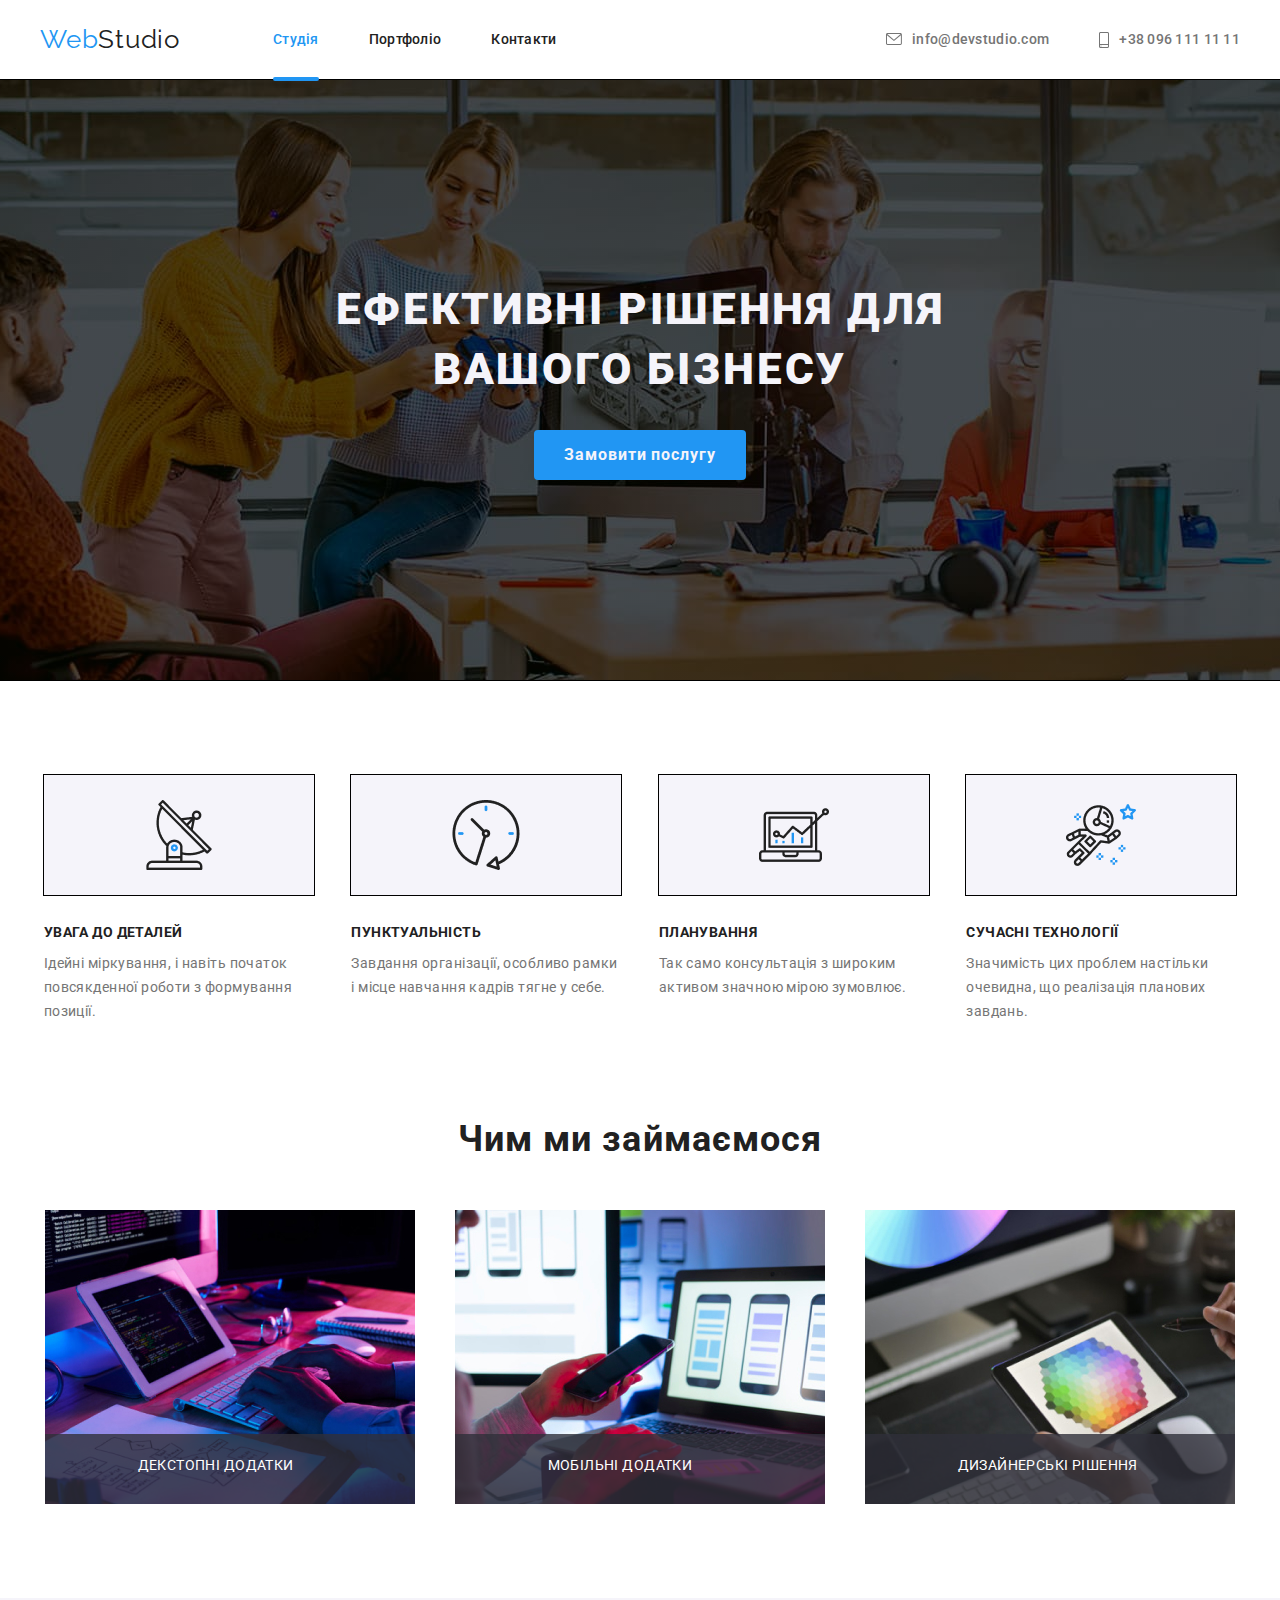
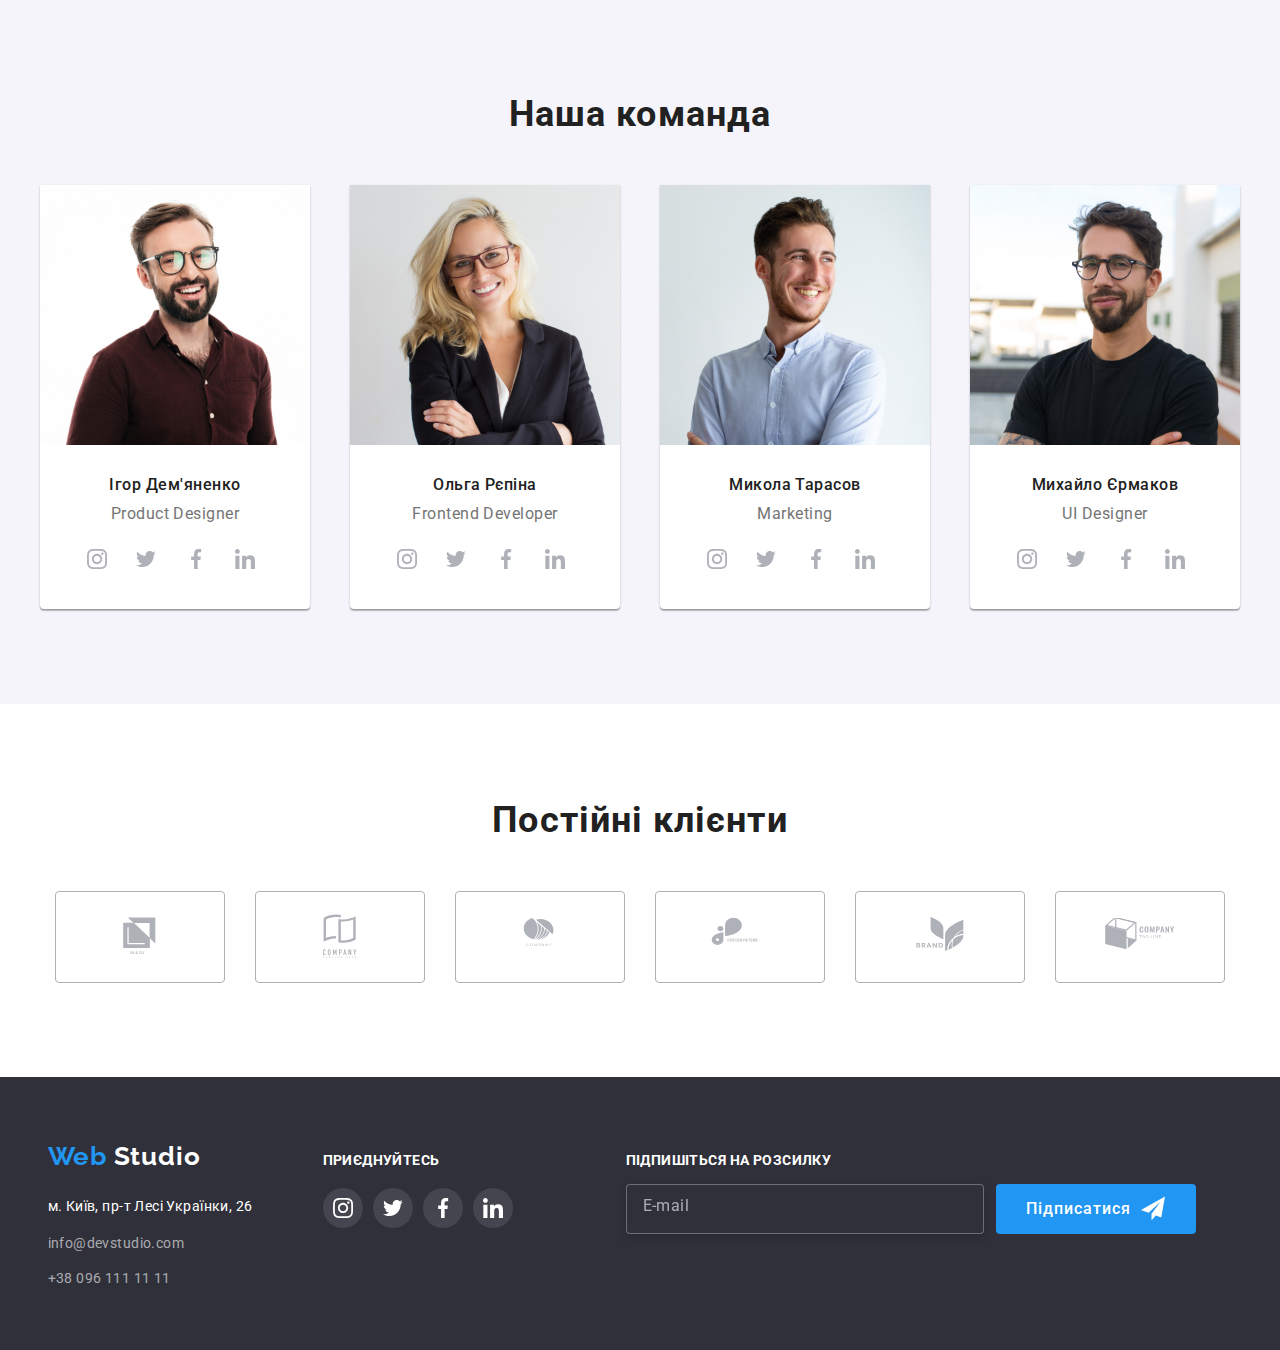
<file: index.html>
<!DOCTYPE html>
<html lang="en">
<head>
    <meta charset="UTF-8">
    <meta http-equiv="X-UA-Compatible" content="IE=edge">
    <meta name="viewport" content="width=device-width, initial-scale=1.0">
    <link rel="stylesheet" href="./styles.css">
    <link rel="preconnect" href="https://fonts.googleapis.com">
<link rel="preconnect" href="https://fonts.gstatic.com" crossorigin>
<link href="https://fonts.googleapis.com/css2?family=Raleway:wght@700&family=Roboto:wght@400;500;700;900&display=swap" rel="stylesheet">
    <title>Document</title>
    <link rel="stylesheet" href="https://cdnjs.cloudflare.com/ajax/libs/modern-normalize/1.1.0/modern-normalize.min.css">
</head>
<body class="page">
  <div class="container">
    <header class="page-header">
      <nav class="navigation-main-nav">
        <a href="#" class="nav-logo"> Web<span class="nav-logo-stydio">Studio</span></a>
        <ul class="site-nav">
            <li class="site-nav-item"><a href="./index.html" class="site-studio">Студія</a></li>
            <li class="site-nav-item"><a href="./portfolio.html" class="site-nav-cont">Портфоліо</a></li>
            <li class="site-nav-item"><a href="" class="site-nav-cont1">Контакти</a></li>
        </ul> 
      </nav>
      
        <ul class="site-info">
        <li class="nav-item"> <a href="mailto:info@devstudio.com" class="site-info">
           <svg class="icon-mail">
          <use href="./imq/symbol-defs.svg#icon-mail"></use>
        </svg>
        info@devstudio.com</a></li>
        
       
        <li class="nav-item"> <a href="tel:+380961111111" class="site-tel">
          <svg class="icon-smartphone">
            <use href="./imq/symbol-defs.svg#icon-smartphone"></use>
          </svg>
          +38 096 111 11 11</a></li>
      </ul>
     
      
    </header></div>
    <main>
        <section class="herou">
          <div class="container">
          <!--Ефективні рішення для вашого бізнесу-->
          <h1 class="herou-title">Ефективні рішення для вашого бізнесу</h1>
          <button type="button" class="herou-button button" data-modal-open>Замовити послугу</button>
          <!-- сірий фон -->
        <div class="backdrop is-hidden" data-modal>
          <div class="modal">
            
            <div class="wrapper">
              <div class="form">
                <form action="#" id="form" class="form-body">
                  <h1 class="form-title">Залиште свої данні ,ми вам перезвонимо</h1>
                  <div class="form-item">
                    <label for="formname" class="form-label">Ім'я</label>
                    <input id="formName" type="text" name="name" class="form-input" >
                    <svg class="logo3" width="18" height="18">
                      <use href="./img3/symbol-defs.svg#icon-person-1"></use></svg>
                    
                  </div>
                  <div class="form-item">
                    <label for="formtel" class="form-label">Телефон</label>
                    <input id="formtel" type="text" name="tel" class="form-input">
                    <svg class="logo3" width="18" height="18">
                      <use href="./img3/symbol-defs.svg#icon-phone-1"></use></svg>
                  </div>
                  <div class="form-item">
                    <label for="formEmail" class="form-label">Пошта</label>
                    <input id="formEmail" type="text" name="Email" class="form-input">
                    <svg class="logo3" width="18" height="18">
                      <use href="./img3/symbol-defs.svg#icon-email-1-"></use></svg>
                  </div>
                  <div class="form-item">
                    <label for="formComit" class="form-label">Коментар</label>
                    <textarea name="comit"  class="form-input" placeholder="Введіть текст"></textarea>
                   </div>
                  <div class="form-item">
                    <div class="checkbox">
                      <label for="formAgreement" class="checkbox-label">
                      <input id="formAgreement" type="checkbox" name="agreement" class="checkbox-input">
                    <span class="label-chek"></span>Погоджуюся з розсилкою та приймаю<a  href="" class="chek-item"> Умови договору</a></label>
                   
                  </div></div>
                  <button type="submit" class="form-button"> Відправити</button>
                </form>
              </div>
            </div>
            <button  type="button" class="close-modal" data-modal-close>
              <svg class="button-modal" width="15" height="15">
                <use href="./img3/symbol-defs.svg#icon-close-black-1"></use>
              </svg>
            </button>
          </div>
        </div>
        </div>
        
      
        </section>
        <!--деталі-->
        
        <section class="details">
          <div class="container">
          <ul class="details-list">
            <li class="detals-item icon-delivery">
              <h3 class="attention">УВАГА ДО ДЕТАЛЕЙ</h3>
              <p class="attention-title">
                Ідейні міркування, і навіть початок повсякденної роботи з
                формування позиції.
              </p>
            </li>
            <li class="detals-item">
              <h3 class="attention">ПУНКТУАЛЬНІСТЬ</h3>
              <p class="attention-title">
                Завдання організації, особливо рамки і місце навчання кадрів тягне
                у себе.
              </p>
            </li>
            <li class="detals-item">
              <h3 class="attention">ПЛАНУВАННЯ</h3>
              <p class="attention-title">
                Так само консультація з широким активом значною мірою зумовлює.
              </p>
            </li>
            <li class="detals-item">
              <h3 class="attention">СУЧАСНІ ТЕХНОЛОГІЇ</h3>
              <p class="attention-title">
                Значимість цих проблем настільки очевидна, що реалізація планових
                завдань.
              </p>
            </li>
          </ul>
        </div>
        </section>
        
        <!--Чим ми займаємося-->
         <section class="work">
          <div class="container">
          <h2 class="section-work">Чим ми займаємося</h2>
          <ul class="work-img">
            <li class="work-title">
              <a class="work-item" href="" class="link1">
                <div class="work-box">
                  <p class="overley1">
                    ДЕКСТОПНІ ДОДАТКИ
                  </p></div>
              <img src="./styles/imq/img.jpg" alt="what we do" width="370"/>
              </a>
            </li>
            <li class="work-title">
              <a class="work-item" href="" class="link1">
                <div class="work-box">
                  <p class="overley1">
                    МОБІЛЬНІ ДОДАТКИ
                  </p></div>
              <img src="./styles/imq/img (1).jpg" alt="what we do" width="370"/>
              </a>
            </li>
            <li class="work-title">
              <a class="work-item" href="" class="link1">
                <div class="work-box">
                  <p class="overley1">
                    ДИЗАЙНЕРСЬКІ РІШЕННЯ
                  </p></div>
              <img src="./styles/imq/img (2).jpg" alt="what we do" width="370"/>
              </a>
            </li>
          </ul>
        </div>
        </section>
        
        <!--наша команда-->
        <section class="group">
          <div class="container">
          <h2 class="group-title">Наша команда</h2>
          <ul class="group-list">
            <li class="group-title-img">
              <img src="./imq/img (3).jpg" alt="team" width="270" />
              <h3 class=" group-info">Ігор Дем'яненко</h3>
              <p class="position">Product Designer</p>
              <ul class=" position-logo">
                <li class="position-logo1"><a href="" class="logo-item">
                  <svg class="logo2" width="20px" height="20px">
                    <use href="./imq/symbol-defs.svg#icon-instagram">

                    </use>
                  </svg>

                </a></li>
                <li class="position-logo1"><a href="" class="logo-item">
                  <svg class="logo2" width="20px" height="20px">
                    <use href="./imq/symbol-defs.svg#icon-Vector">

                    </use>
                  </svg>

                </a></li>
                <li class="position-logo1"><a href="" class="logo-item">
                  <svg class="logo2" width="20px" height="20px">
                    <use href="./imq/symbol-defs.svg#icon-facebook">

                    </use>
                  </svg>

                </a></li>
                <li class="position-logo1"><a href="" class="logo-item">
                  <svg class="logo2" width="20px" height="20px">
                    <use href="./imq/symbol-defs.svg#icon-linkedin">

                    </use>
                  </svg>

                </a></li>
                
              </ul>
            </li>
            <li class="group-title-img">
              <img src="./imq/img (4).jpg" alt="team" width="270" />
              <h3 class=" group-info">Ольга Рєпіна</h3>
              <p class="position">Frontend Developer</p>
              <ul class=" position-logo">
                <li class="position-logo1"><a href="" class="logo-item">
                  <svg class="logo2" width="20px" height="20px">
                    <use href="./imq/symbol-defs.svg#icon-instagram">

                    </use>
                  </svg>

                </a></li>
                <li class="position-logo1"><a href="" class="logo-item">
                  <svg class="logo2" width="20px" height="20px">
                    <use href="./imq/symbol-defs.svg#icon-Vector">

                    </use>
                  </svg>

                </a></li>
                <li class="position-logo1"><a href="" class="logo-item">
                  <svg class="logo2" width="20px" height="20px">
                    <use href="./imq/symbol-defs.svg#icon-facebook">

                    </use>
                  </svg>

                </a></li>
                <li class="position-logo1"><a href="" class="logo-item">
                  <svg class="logo2" width="20px" height="20px">
                    <use href="./imq/symbol-defs.svg#icon-linkedin">

                    </use>
                  </svg>

                </a></li>
                
              </ul>
            </li>
            <li class="group-title-img">
              <img src="./imq/img (6).jpg" alt="team" width="270" />
              <h3 class=" group-info">Микола Тарасов</h3>
              <p class="position">Marketing</p>
              <ul class=" position-logo">
                <li class="position-logo1"><a href="" class="logo-item">
                  <svg class="logo2" width="20px" height="20px">
                    <use href="./imq/symbol-defs.svg#icon-instagram">

                    </use>
                  </svg>

                </a></li>
                <li class="position-logo1"><a href="" class="logo-item">
                  <svg class="logo2" width="20px" height="20px">
                    <use href="./imq/symbol-defs.svg#icon-Vector">

                    </use>
                  </svg>

                </a></li>
                <li class="position-logo1"><a href="" class="logo-item">
                  <svg class="logo2" width="20px" height="20px">
                    <use href="./imq/symbol-defs.svg#icon-facebook">

                    </use>
                  </svg>

                </a></li>
                <li class="position-logo1"><a href="" class="logo-item">
                  <svg class="logo2" width="20px" height="20px">
                    <use href="./imq/symbol-defs.svg#icon-linkedin">

                    </use>
                  </svg>

                </a></li>
                
              </ul>
            </li>
            <li class="group-title-img">
              <img src="./imq/img (7).jpg" alt="team" width="270" />
              <h3 class=" group-info">Михайло Єрмаков</h3>
              <p class="position">UI Designer</p>
              <ul class=" position-logo">
                <li class="position-logo1"><a href="" class="logo-item">
                  <svg class="logo2" width="20px" height="20px">
                    <use href="./imq/symbol-defs.svg#icon-instagram">

                    </use>
                  </svg>

                </a></li>
                <li class="position-logo1"><a href="" class="logo-item">
                  <svg class="logo2" width="20px" height="20px">
                    <use href="./imq/symbol-defs.svg#icon-Vector">

                    </use>
                  </svg>

                </a></li>
                <li class="position-logo1"><a href="" class="logo-item">
                  <svg class="logo2" width="20px" height="20px">
                    <use href="./imq/symbol-defs.svg#icon-facebook">

                    </use>
                  </svg>

                </a></li>
                <li class="position-logo1"><a href="" class="logo-item">
                  <svg class="logo2" width="20px" height="20px">
                    <use href="./imq/symbol-defs.svg#icon-linkedin">

                    </use>
                  </svg>

                </a></li>
                
              </ul>
            </li>
          </ul>
        </div>
        </section>
         <!--постійні клієнти-->
         <section class="clients">
          <div class="container">
          <h2 class="clients-title">Постійні клієнти</h2>
          <ul class=" position-clients">
            <li class="position-clients1"><a href="" class="clients-item">
              <svg class="clients2" width="41px" height="47px">
                <use href="./imq/symbol-defs.svg#icon-Logo-8">

                </use>
              </svg>

            </a></li>
            <li class="position-clients1"><a href="" class="clients-item">
              <svg class="clients2" width="40px" height="50px">
                <use href="./imq/symbol-defs.svg#icon-Logo-3">

                </use>
              </svg>

            </a></li>
            <li class="position-clients1"><a href="" class="clients-item">
              <svg class="clients2" width="43px" height="41px">
                <use href="./imq/symbol-defs.svg#icon-Logo-5">

                </use>
              </svg>

            </a></li>
           
           
            <li class="position-clients1"><a href="" class="clients-item">
              <svg class="clients2" width="84px" height="40px">
                <use href="./imq/symbol-defs.svg#icon-Logo-4">

                </use>
              </svg>

            </a></li>
            <li class="position-clients1"><a href="" class="clients-item">
              <svg class="clients2" width="62px" height="45px">
                <use href="./imq/symbol-defs.svg#icon-Logo-6">

                </use>
              </svg>

            </a></li>
            <li class="position-clients1"><a href="" class="clients-item">
              <svg class="clients2" width="93px" height="44px">
                <use href="./imq/symbol-defs.svg#icon-Logo-7">

                </use>
              </svg>

            </a></li>
      </main>
      
      <footer class="footer-container">
        <div class="container"> <div class="container-footer">
          <div class="container-log"><ul class="footer-item">
        
            <li class="footer-list2"> <a class="footer-logo" href="./" > Web<span class="footer-logo-studio"> Studio</span> </a> 
            </li>
            <li class="footer-list3"><a class="adress"
                href="https://www.google.com/maps/place/%D0%B1%D1%83%D0%BB.+%D0%9B%D0%B5%D1%81%D0%B8+%D0%A3%D0%BA%D1%80%D0%B0%D0%B8%D0%BD%D0%BA%D0%B8,+26,+%D0%9A%D0%B8%D0%B5%D0%B2,+%D0%A3%D0%BA%D1%80%D0%B0%D0%B8%D0%BD%D0%B0,+02000/@50.4265841,30.5361971,17z/data=!3m1!4b1!4m5!3m4!1s0x40d4cf0e033ecbe9:0x57a4dffefec77da0!8m2!3d50.4265807!4d30.5383858"
              target="_blank"
              rel="nofollow noopener noreferrel">
    
                м. Київ, пр-т Лесі Українки, 26
              </a> 
            </li>
              </ul>
              <ul class="footer-item1">
                <li class="footer-mailto"><a href="mailto:info@devstudio.com"></a>info@devstudio.com</li>
                <li class="footer-tel"><a href="tel:+380961111111"></a>+38 096 111 11 11</li>
              </ul>
            </div>
        
        
          <!-- приєднуйтесь -->
          <div class="container1">
            <h2 class="clients-title1">ПРИЄДНУЙТЕСЬ</h2>
          <ul class=" pos-logo">
            <li class="pos-logo1"><a href="" class="logo1-item">
              <svg class="logo5" width="20px" height="20px">
                <use href="./img3/sprite.swg.svg#icon-instagram">

                </use>
              </svg>

            </a></li>
            <li class="pos-logo1"><a href="" class="logo1-item">
              <svg class="logo5" width="20px" height="20px">
                <use href="./img3/symbol-defs.svg#icon-Vector">

                </use>
              </svg>

            </a></li>
            <li class="pos-logo1"><a href="" class="logo1-item">
              <svg class="logo5" width="20px" height="20px">
                <use href="./img3/symbol-defs.svg#icon-facebook">

                </use>
              </svg>

            </a></li>
            <li class="pos-logo1"><a href="" class="logo1-item">
              <svg class="logo5" width="20px" height="20px">
                <use href="./imq/symbol-defs.svg#icon-linkedin">

                </use>
              </svg>

            </a></li>
            
          </ul></div>
          <!-- підпишіться на розсилку -->
          <div class="conteiner2">
            
              <label for="formComit" class="form-label1">ПІДПИШІТЬСЯ НА РОЗСИЛКУ</label>
              <div class="form-item1">
              <textarea name="comit" rows="5" class="form-textarea1" placeholder="E-mail"></textarea>
            
            <button type="submit" class="form-button1">Підписатися </button>
            <svg class="logo4" width="24px" height="24px">
              <use href="./imq/symbol-defs.svg#icon-Vector-4">

              </use>
            </svg>
          </div>
          </div>
        
        </div>
      
    </div>
       
      </footer>
  <script src="./js/modal.js"></script>  
</body>
</html>
</file>
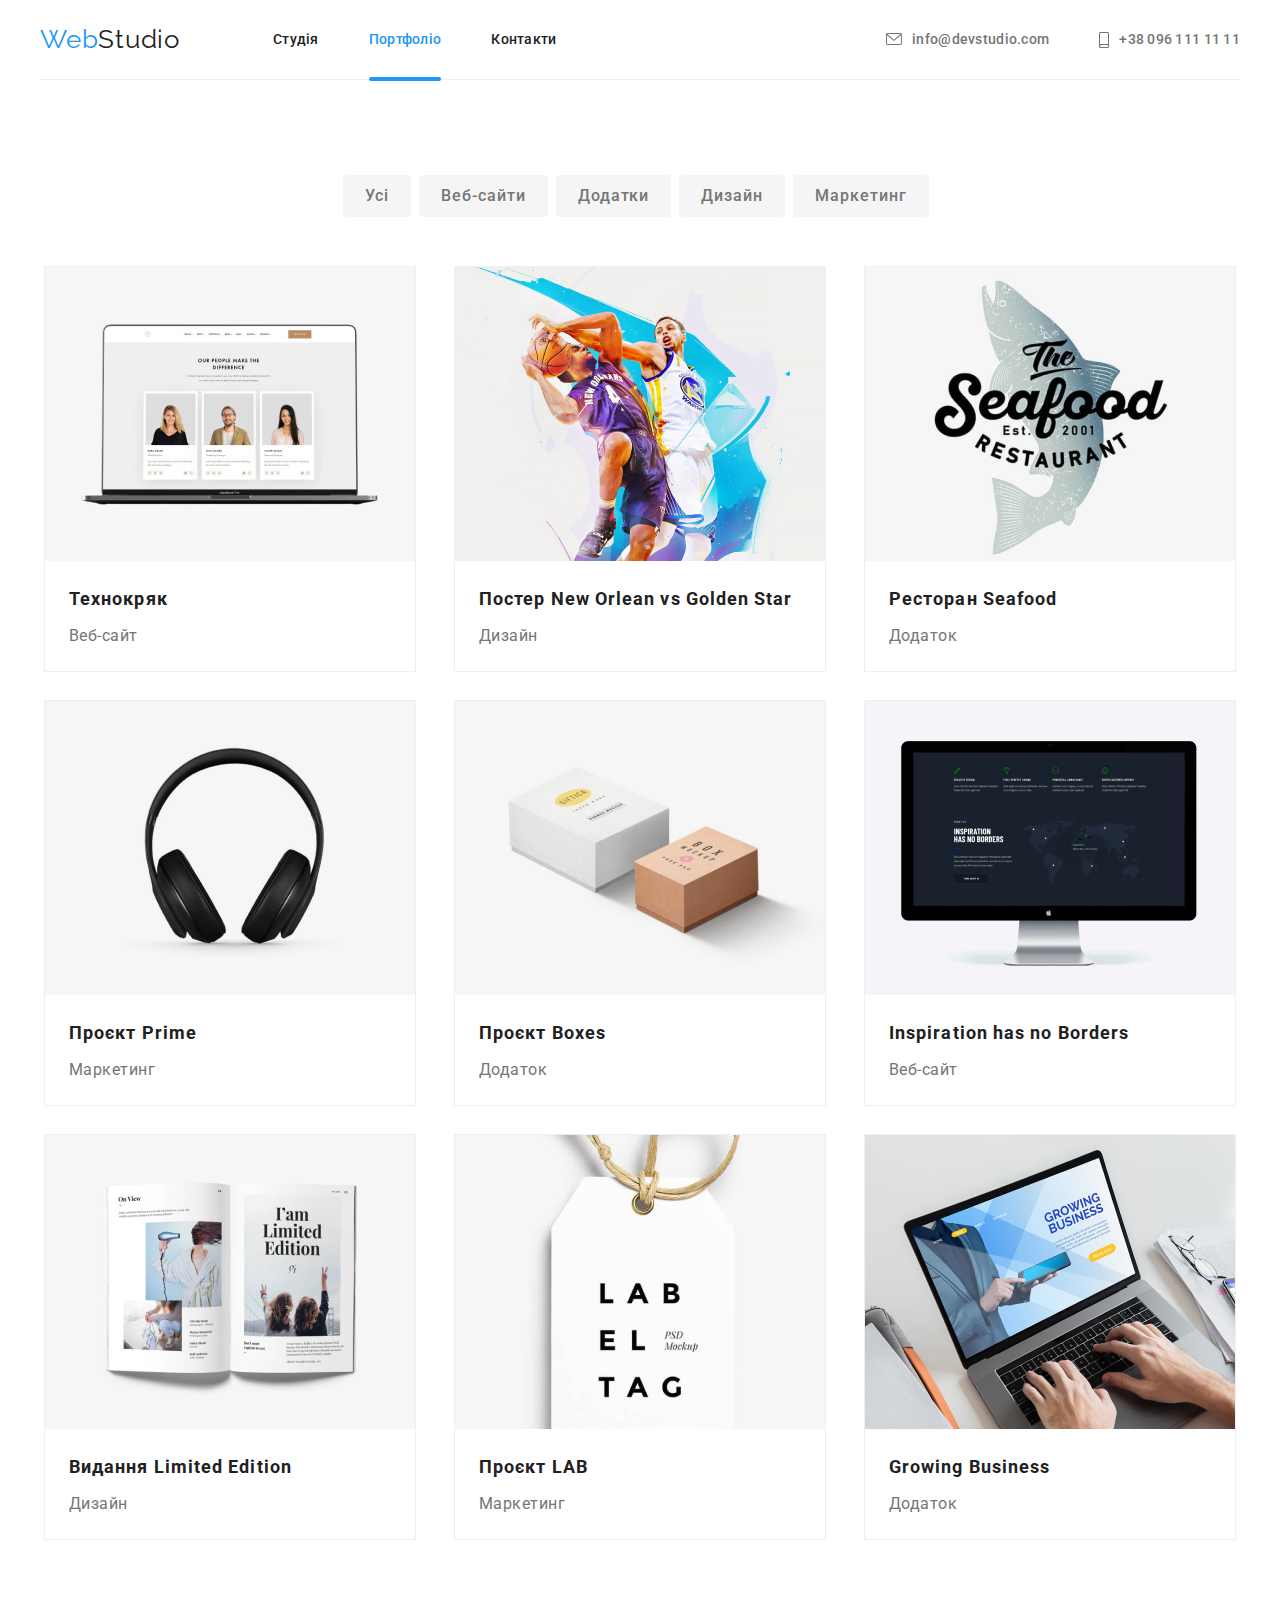
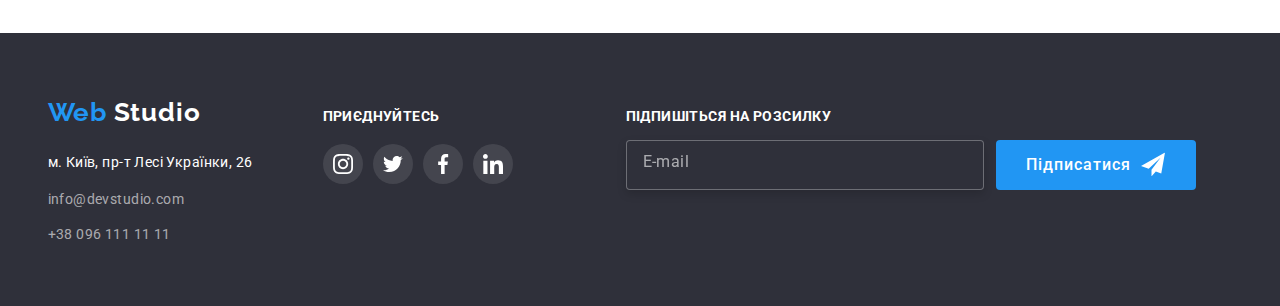
<file: portfolio.html>
<!DOCTYPE html>
<html lang="en">
<head>
    <meta charset="UTF-8">
    <meta http-equiv="X-UA-Compatible" content="IE=edge">
    <meta name="viewport" content="width=device-width, initial-scale=1.0">
    <link rel="stylesheet" href="https://cdnjs.cloudflare.com/ajax/libs/modern-normalize/1.1.0/modern-normalize.min.css">
    <link rel="stylesheet" href="./styles.css">
    <link rel="preconnect" href="https://fonts.googleapis.com">
<link rel="preconnect" href="https://fonts.gstatic.com" crossorigin>
<link href="https://fonts.googleapis.com/css2?family=Raleway:wght@700&family=Roboto:wght@400;500;700;900&display=swap" rel="stylesheet">
    <title>Document</title>
    <link rel="stylesheet" href="https://cdnjs.cloudflare.com/ajax/libs/modern-normalize/1.1.0/modern-normalize.min.css">
</head>

<body class="page">
    <div class="container">
      <header class="page-header">
        <nav class="navigation-main-nav">
          <a href="#" class="nav-logo"> Web<span class="nav-logo-stydio">Studio</span></a>
          <ul class="site-nav">
              <li class="site-nav-item"><a href="./index.html" class="site-studio2">Студія</a></li>
              <li class="site-nav-item"><a href="./portfolio.html" class="site-nav-cont2"> Портфоліо</a></li>
              <li class="site-nav-item"><a href="" class="site-nav-cont1">Контакти</a></li>
          </ul> 
        </nav>
        
          <ul class="site-info">
          <li class="nav-item"> <a href="mailto:info@devstudio.com" class="site-info">
             <svg class="icon-mail">
            <use href="./imq/symbol-defs.svg#icon-mail"></use>
          </svg>
          info@devstudio.com</a></li>
         
          <li class="nav-item"><a href="tel:+380961111111" class="site-tel">
            <svg class="icon-smartphone">
              <use href="./imq/symbol-defs.svg#icon-smartphone"></use>
            </svg>+38 096 111 11 11</a></li>
        </ul>
       
        
      </header></div>
    
    <main>
        
        <section>
            <div class="container">
            <!-- Послуги -->
            
            <ul class="services">
                <li class="services-li"><button type="button"class="services-button">Усі</button></li>
                <li class="services-li"><button type="button"class="services-button">Веб-сайти</button></li>
                <li class="services-li"><button type="button"class="services-button">Додатки</button></li>
                <li class="services-li"><button type="button"class="services-button">Дизайн</button></li>
                <li class="services-li"><button type="button"class="services-button">Маркетинг</button></li>

            </ul>
        </div>
        </section>
        
        <!-- Проекти -->
        
        <section class="progect">
            <div class="container">
            <ul class="progect-cont">
                <li class="progect-elem">
                  <a class="product-item" href="" class="link">
                    <div class="product-box">
                    <img src="./img2/img (8).jpg" alt="веб-сайт" width="370"/>
                    <p class="overlay">
                      Ресурс пропонує комплексні пропозиції з різним рівнем функціоналу та сервісів. Все це дозволить відвідувачу отримати вичерпні відомості про компанію чи приватну особу.
                    </p>
                  </div>
                    <div class="progect-item">

                    <h1 class="progect-info">Технокряк</h1>
                    <p class="progect-position">Веб-сайт</p></div>
                  </a>
                </li>
                <li class="progect-elem">
                  <a class="product-item" href="" class="link">
                    <div class="product-box">
                    <img src="./img2/img (9).jpg" alt="веб-сайт" width="370"/>
                    <p class="overlay">
                      Ресурс пропонує комплексні пропозиції з різним рівнем функціоналу та сервісів. Все це дозволить відвідувачу отримати вичерпні відомості про компанію чи приватну особу.
                    </p>
                  </div>
                    <div class="progect-item">
                    <h1 class="progect-info">Постер New Orlean vs Golden Star</h1>
                    <p class="progect-position">Дизайн</p></div>
                  </a>
                </li>
                <li class="progect-elem">
                  <a class="product-item" href="" class="link">
                    <div class="product-box">
                    <img src="./img2/img (10).jpg" alt="веб-сайт" width="370"/>
                    <p class="overlay">
                      Ресурс пропонує комплексні пропозиції з різним рівнем функціоналу та сервісів. Все це дозволить відвідувачу отримати вичерпні відомості про компанію чи приватну особу.
                    </p>
                  </div>
                    <div class="progect-item">
                    <h1 class="progect-info" >Ресторан Seafood</h1>
                    <p class="progect-position">Додаток</p></div>
                  </a>
                </li>
                <li class="progect-elem">
                  <a class="product-item" href="" class="link">
                    <div class="product-box">
                    <img src="./img2/img (12).jpg" alt="веб-сайт" width="370"/>
                    <p class="overlay">
                      Ресурс пропонує комплексні пропозиції з різним рівнем функціоналу та сервісів. Все це дозволить відвідувачу отримати вичерпні відомості про компанію чи приватну особу.
                    </p>
                  </div>
                    <div class="progect-item">
                    <h1 class="progect-info">Проєкт Prime</h1>
                    <p class="progect-position">Маркетинг</p></div>
                  </a>
                </li>
                <li class="progect-elem">
                  <a class="product-item" href="" class="link">
                    <div class="product-box">
                    <img src="./img2/img (13).jpg" alt="веб-сайт" width="370"/>
                    <p class="overlay">
                      Ресурс пропонує комплексні пропозиції з різним рівнем функціоналу та сервісів. Все це дозволить відвідувачу отримати вичерпні відомості про компанію чи приватну особу.
                    </p>
                  </div>
                   <div class="progect-item">
                    <h1 class="progect-info">Проєкт Boxes</h1>
                    <p class="progect-position">Додаток</p></div>
                  </a>
                </li>
                <li class="progect-elem">
                  <a class="product-item" href="" class="link">
                    <div class="product-box">
                    <img src="./img2/img (14).jpg" alt="веб-сайт" width="370"/>
                    <p class="overlay">
                      Ресурс пропонує комплексні пропозиції з різним рівнем функціоналу та сервісів. Все це дозволить відвідувачу отримати вичерпні відомості про компанію чи приватну особу.
                    </p>
                  </div>
                    <div class="progect-item">
                    <h1 class="progect-info">Inspiration has no Borders</h1>
                    <p class="progect-position">Веб-сайт</p></div>
                  </a>
                </li>
                <li class="progect-elem">
                  <a class="product-item" href="" class="link">
                    <div class="product-box">
                    <img src="./img2/img (15).jpg" alt="веб-сайт" width="370"/>
                    <p class="overlay">
                      Ресурс пропонує комплексні пропозиції з різним рівнем функціоналу та сервісів. Все це дозволить відвідувачу отримати вичерпні відомості про компанію чи приватну особу.
                    </p>
                  </div>
                    <div class="progect-item">
                    <h1 class="progect-info">Видання Limited Edition</h1>
                    <p class="progect-position">Дизайн</p></div>
                  </a>
                </li>
                <li class="progect-elem">
                  <a class="product-item" href="" class="link">
                    <div class="product-box">
                    <img src="./img2/img (16).jpg" alt="веб-сайт" width="370"/>
                    <p class="overlay">
                      Ресурс пропонує комплексні пропозиції з різним рівнем функціоналу та сервісів. Все це дозволить відвідувачу отримати вичерпні відомості про компанію чи приватну особу.
                    </p>
                  </div>
                    <div class="progect-item">
                    <h1 class="progect-info">Проєкт LAB</h1>
                    <p class="progect-position">Маркетинг</p></div>
                  </a>
                </li>
                <li class="progect-elem">
                  <a class="product-item" href="" class="link">
                    <div class="product-box">
                    <img src="./img2/img (17).jpg" alt="веб-сайт" width="370"/>
                    <p class="overlay">
                      Ресурс пропонує комплексні пропозиції з різним рівнем функціоналу та сервісів. Все це дозволить відвідувачу отримати вичерпні відомості про компанію чи приватну особу.
                    </p>
                  </div>
                    <div class="progect-item">
                    <h1 class="progect-info">Growing Business</h1>
                    <p class="progect-position">Додаток</p></div>
                  </a>
                </li>
            </ul>
        </div>
        </section>
        
    </main>
   
    <footer class="footer-container">
        <div class="container"> <div class="container-footer">
          <div class="container-log"><ul class="footer-item">
        
            <li class="footer-list2"> <a class="footer-logo" href="./" > Web<span class="footer-logo-studio"> Studio</span> </a> 
            </li>
            <li class="footer-list3"><a class="adress"
                href="https://www.google.com/maps/place/%D0%B1%D1%83%D0%BB.+%D0%9B%D0%B5%D1%81%D0%B8+%D0%A3%D0%BA%D1%80%D0%B0%D0%B8%D0%BD%D0%BA%D0%B8,+26,+%D0%9A%D0%B8%D0%B5%D0%B2,+%D0%A3%D0%BA%D1%80%D0%B0%D0%B8%D0%BD%D0%B0,+02000/@50.4265841,30.5361971,17z/data=!3m1!4b1!4m5!3m4!1s0x40d4cf0e033ecbe9:0x57a4dffefec77da0!8m2!3d50.4265807!4d30.5383858"
              target="_blank"
              rel="nofollow noopener noreferrel">
    
                м. Київ, пр-т Лесі Українки, 26
              </a> 
            </li>
              </ul>
              <ul class="footer-item1">
                <li class="footer-mailto"><a href="mailto:info@devstudio.com"></a>info@devstudio.com</li>
                <li class="footer-tel"><a href="tel:+380961111111"></a>+38 096 111 11 11</li>
              </ul>
            </div>
        
        
          <!-- приєднуйтесь -->
          <div class="container1">
            <h2 class="clients-title1">ПРИЄДНУЙТЕСЬ</h2>
          <ul class=" pos-logo">
            <li class="pos-logo1"><a href="" class="logo1-item">
              <svg class="logo5" width="20px" height="20px">
                <use href="./imq/symbol-defs.svg#icon-instagram">

                </use>
              </svg>

            </a></li>
            <li class="pos-logo1"><a href="" class="logo1-item">
              <svg class="logo5" width="20px" height="20px">
                <use href="./imq/symbol-defs.svg#icon-Vector">

                </use>
              </svg>

            </a></li>
            <li class="pos-logo1"><a href="" class="logo1-item">
              <svg class="logo5" width="20px" height="20px">
                <use href="./imq/symbol-defs.svg#icon-facebook">

                </use>
              </svg>

            </a></li>
            <li class="pos-logo1"><a href="" class="logo1-item">
              <svg class="logo5" width="20px" height="20px">
                <use href="./imq/symbol-defs.svg#icon-linkedin"> </use>
              </svg>

            </a></li>
            
          </ul>
         
        </div>
      
    
      <!-- підпишіться на розсилку -->
      <div class="conteiner2">
            
        <label for="formComit" class="form-label1">ПІДПИШІТЬСЯ НА РОЗСИЛКУ</label>
        <div class="form-item1">
        <textarea name="comit" rows="5" class="form-textarea1" placeholder="E-mail"></textarea>
      
      <button type="submit" class="form-button1">Підписатися </button>
      <svg class="logo4" width="24px" height="24px">
        <use href="./imq/symbol-defs.svg#icon-Vector-4"></use>
      </svg>
    </div>
  </div>
  
  </div>

</div>
       
      </footer>
    
</body>
</html>
</file>
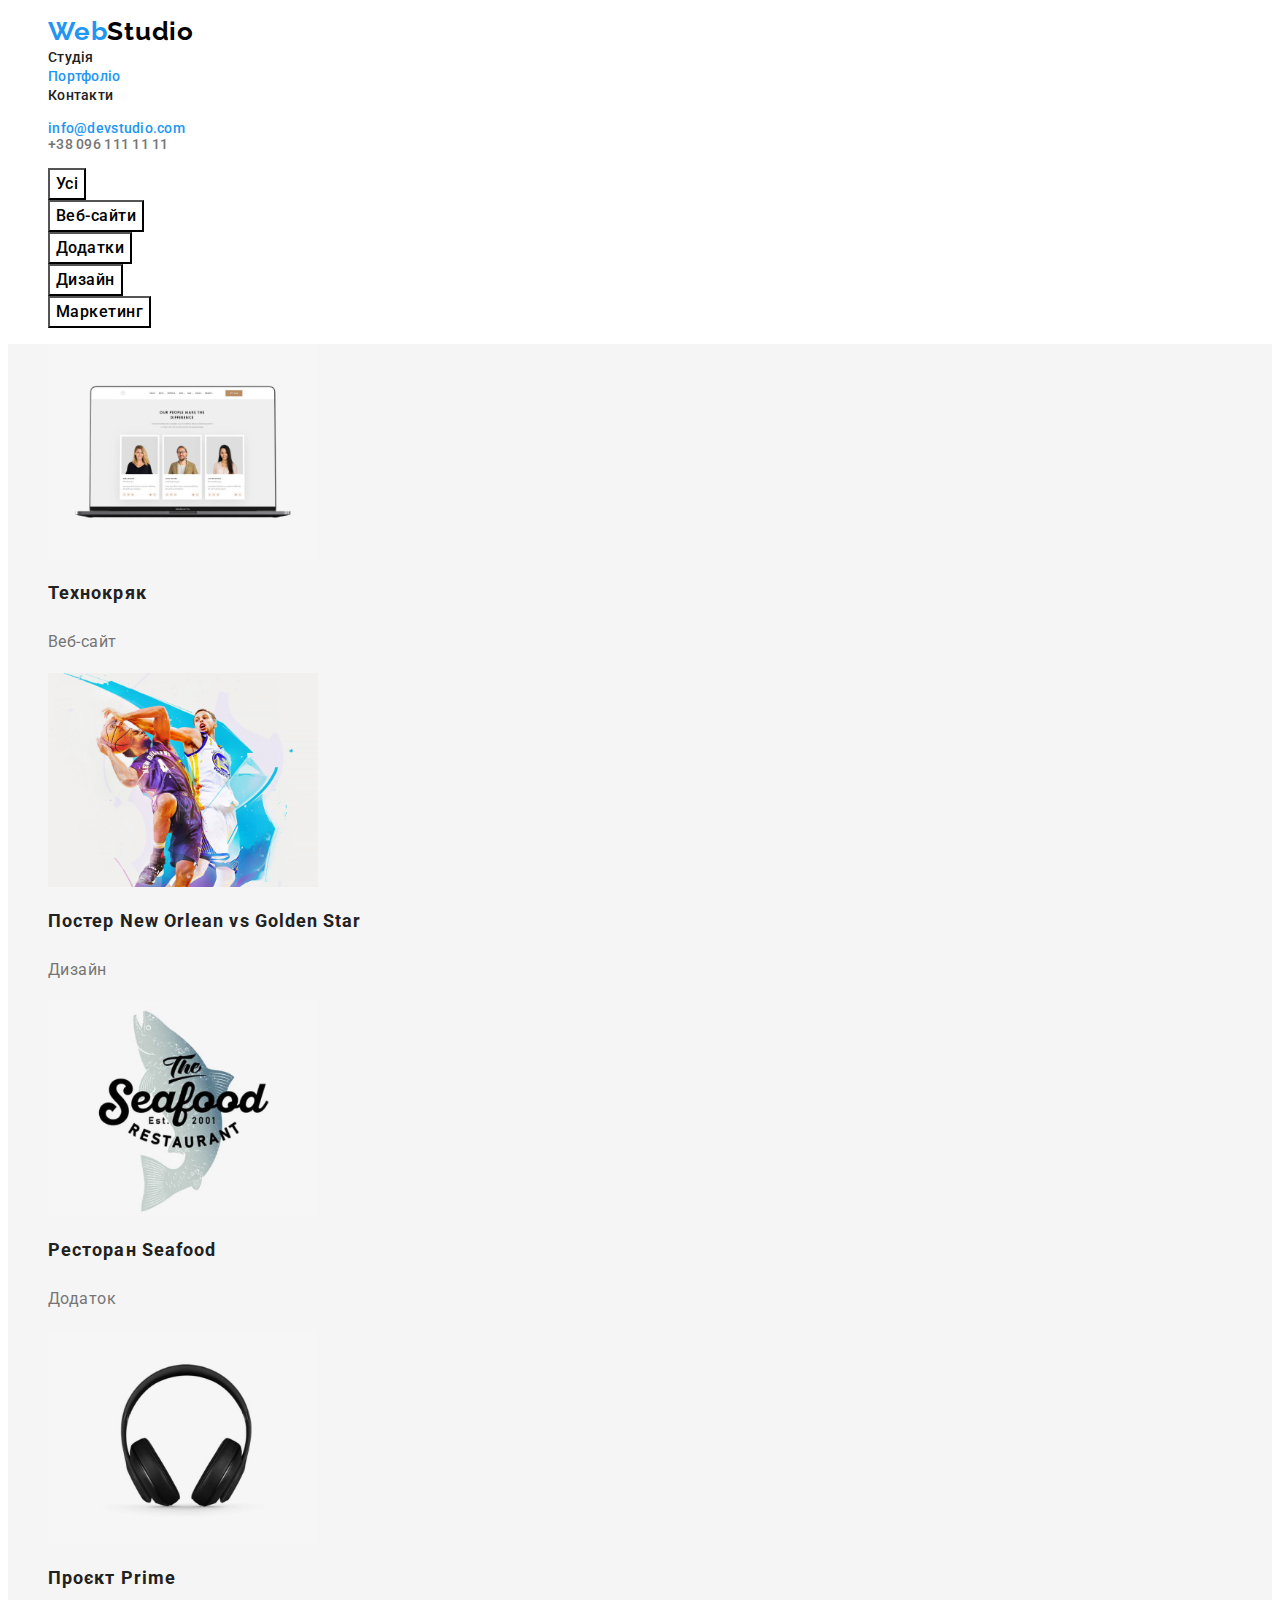
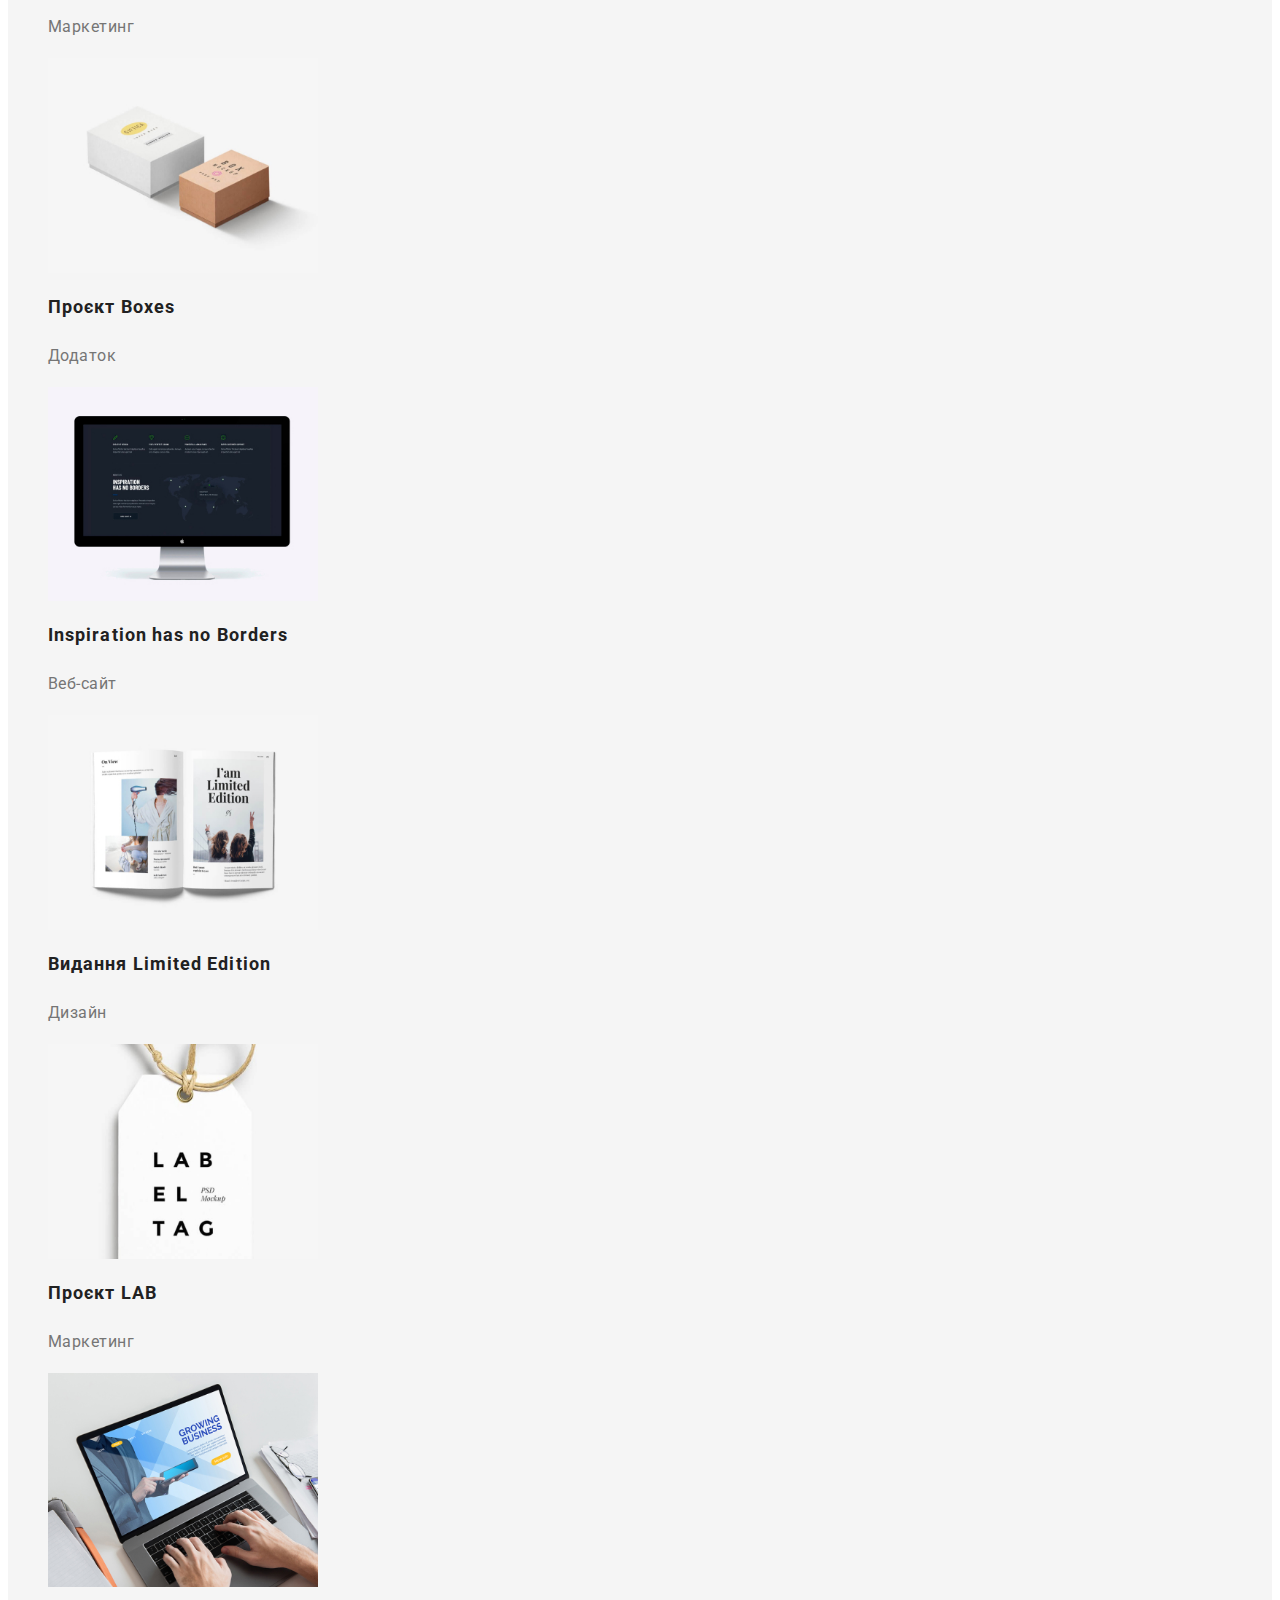
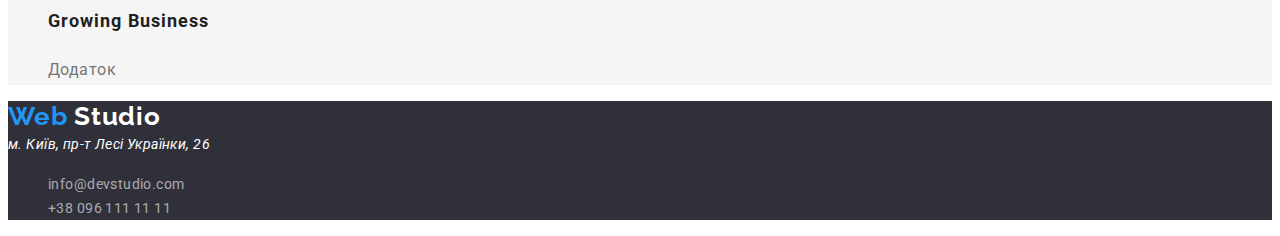
<file: styles/portfolio.html>
<!DOCTYPE html>
<html lang="en">
<head>
    <meta charset="UTF-8">
    <meta http-equiv="X-UA-Compatible" content="IE=edge">
    <meta name="viewport" content="width=device-width, initial-scale=1.0">
    <link rel="stylesheet" href="portfolio.css">
    <link rel="preconnect" href="https://fonts.googleapis.com">
<link rel="preconnect" href="https://fonts.gstatic.com" crossorigin>
<link href="https://fonts.googleapis.com/css2?family=Raleway:wght@700&family=Roboto:wght@400;500;700;900&display=swap" rel="stylesheet">
    <title>Document</title>
</head>
<body class="page">
    <header class="page-header">
      <nav class="navigation">
        <ul class="site-nav">
          <li class="nav-logo"> Web<span class="nav-logo-stydio">Studio</span></li>
            <li><a href="/index.html" class="site-studio">Студія</a></li>
            <li><a href="" class="site-nav-cont">Портфоліо</a></li>
            <li><a href="" class="site-nav-cont1">Контакти</a></li>
        </ul>
      </nav>
        <ul class="site-info">
        <li><a href="mailto:info@devstudio.com" class="site-info">info@devstudio.com</a></li>
        <li><a href="tel:+380961111111" class="site-tel">+38 096 111 11 11</a></li>
      </ul>

    </header>
    <main>
        <section>
            <!-- Послуги -->
            <ul class="services">
                <li><button type="button"class="services-button">Усі</button></li>
                <li><button type="button"class="services-button">Веб-сайти</button></li>
                <li><button type="button"class="services-button">Додатки</button></li>
                <li><button type="button"class="services-button">Дизайн</button></li>
                <li><button type="button"class="services-button">Маркетинг</button></li>

            </ul>
        </section>
        <!-- Проекти -->
        <section class="progect">
            <ul class="">
                <li>
                    <img src="/styles/img2/img (8).jpg" alt="веб-сайт" width="270"/>
                    <h1 class="progect-info">Технокряк</h1>
                    <p class="progect-position">Веб-сайт</p>
                </li>
                <li>
                    <img src="/styles/img2/img (9).jpg" alt="веб-сайт" width="270"/>
                    <h1 class="progect-info">Постер New Orlean vs Golden Star</h1>
                    <p class="progect-position">Дизайн</p>
                </li>
                <li>
                    <img src="/styles/img2/img (10).jpg" alt="веб-сайт" width="270"/>
                    <h1 class="progect-info" >Ресторан Seafood</h1>
                    <p class="progect-position">Додаток</p>
                </li>
                <li>
                    <img src="/styles/img2/img (12).jpg" alt="веб-сайт" width="270"/>
                    <h1 class="progect-info">Проєкт Prime</h1>
                    <p class="progect-position">Маркетинг</p>
                </li>
                <li>
                    <img src="/styles/img2/img (13).jpg" alt="веб-сайт" width="270"/>
                    <h1 class="progect-info">Проєкт Boxes</h1>
                    <p class="progect-position">Додаток</p>
                </li>
                <li>
                    <img src="/styles/img2/img (14).jpg" alt="веб-сайт" width="270"/>
                    <h1 class="progect-info">Inspiration has no Borders</h1>
                    <p class="progect-position">Веб-сайт</p>
                </li>
                <li>
                    <img src="/styles/img2/img (15).jpg" alt="веб-сайт" width="270"/>
                    <h1 class="progect-info">Видання Limited Edition</h1>
                    <p class="progect-position">Дизайн</p>
                </li>
                <li>
                    <img src="/styles/img2/img (16).jpg" alt="веб-сайт" width="270"/>
                    <h1 class="progect-info">Проєкт LAB</h1>
                    <p class="progect-position">Маркетинг</p>
                </li>
                <li>
                    <img src="/styles/img2/img (17).jpg" alt="веб-сайт" width="270"/>
                    <h1 class="progect-info">Growing Business</h1>
                    <p class="progect-position">Додаток</p>
                </li>
            </ul>

        </section>
    </main>
    <footer class="footer-container">
        
        <a class="footer-logo" href="./" > Web<span class="footer-logo-studio"> Studio</span> </a> 
  <address>
       <a class="adress"
          href="https://www.google.com/maps/place/%D0%B1%D1%83%D0%BB.+%D0%9B%D0%B5%D1%81%D0%B8+%D0%A3%D0%BA%D1%80%D0%B0%D0%B8%D0%BD%D0%BA%D0%B8,+26,+%D0%9A%D0%B8%D0%B5%D0%B2,+%D0%A3%D0%BA%D1%80%D0%B0%D0%B8%D0%BD%D0%B0,+02000/@50.4265841,30.5361971,17z/data=!3m1!4b1!4m5!3m4!1s0x40d4cf0e033ecbe9:0x57a4dffefec77da0!8m2!3d50.4265807!4d30.5383858"
        target="_blank"
        rel="nofollow noopener noreferrel">

          м. Київ, пр-т Лесі Українки, 26
        </a>
        </address>
        <ul>
          <li class="footer-mailto"><a href="mailto:info@devstudio.com"></a>info@devstudio.com</li>
          <li class="footer-tel"><a href="tel:+380961111111"></a>+38 096 111 11 11</li>
        </ul>
      
  
    </footer>
</body>
</html>
</file>
<file: styles.css>
:root{
    --primary-text-color:#757575;
    --title-text-color: #212121;
    --secondary-text-color: #ffffff;
    --accent-color: #2196F3;
    --background-color: #2f303a;
    --background-color-2:#f5f4fa ;
    --contacts-text-color: rgba(255, 255, 255, 0.6);
    --header-logo-color: #000000;
    --title-portfolio:#F5F5F5;
    --line-portfolio:#ECECEC;
    --icon-color:#AFB1B8;
    --tuming-funkyion:cubic-bezier(0.4, 0, 0.2, 1)
}
.page{
    background-color: #ffffff;
    color: var(--primary-text-color);
    font-family:"Roboto",sans-serif;
}
.container{
width: 1200px;
margin: 0 auto;
align-items: center;
}


a{
    text-decoration: none;
}
ul{
    list-style: none;
    padding: 0;
    
}
h1,
h2,
h3,
h4,
h5,
h6,
p,
ul,
li,
a{
    margin: 0;
}
img{
    display: block;
}
section{
    padding-top: 95px;
}
.page-header{
height: 80px;
display: flex;
 justify-content: center;
  align-items: center;
border-bottom: 1px solid #eeee;

}
.navigation-main-nav{
 display: flex;
justify-content: center;
}

.site-nav,
.site-info{
    display: flex;
    align-items: center;
  
}
.site-nav{
    grid-column-gap: 50px; 
}




.site-info{
    margin-left: auto;
  
}






/* header */


.nav-logo{
    font-family: 'Raleway';
    font-size: 26px;
    line-height: 1.14;
    letter-spacing: 0.03em;
    color:var(--accent-color);
    
}

.nav-logo-stydio{
font-family: 'Raleway';
font-size: 26px;
line-height: 1.14;
letter-spacing: 0.03em;
margin-right: 93px;
color:var(--title-text-color);
}

.site-studio2{font-family: 'Roboto';
    font-weight: 500;
    font-size: 14px;
    line-height: 1.14;
    letter-spacing: 0.02em;
    position: relative;
    color:var(--title-text-color);}

.site-studio{
font-family: 'Roboto';
font-weight: 500;
font-size: 14px;
line-height: 1.14;
letter-spacing: 0.02em;
position:relative;
color:var(--accent-color);
transition-property: color 250ms cubic-bezier(0.4, 0, 0.2, 1);

}
.site-studio:after{
    position: absolute;
width: 100%;
height: 4px;
margin-top: 28px;
content:"" ;
display: block;
background-color:var(--accent-color);
border-radius: 2px;}
.site-studio:hover,
.site-studio:focus{
    color:var(--header-logo-color);
}
.site-nav-cont2{
    font-family: 'Roboto';
font-weight: 500;
font-size: 14px;
line-height: 1.14;
letter-spacing: 0.02em;
position: relative;
color:var(--accent-color);
transition-property: color 250ms cubic-bezier(0.4, 0, 0.2, 1);

}
.site-nav-cont{ 
font-family: 'Roboto';
font-weight: 500;
font-size: 14px;
line-height: 1.14;
letter-spacing: 0.02em;
position: relative;
color:var(--title-text-color);
}
.site-nav-cont2:after{
    position: absolute;
width: 100%;
height: 4px;
display: block;
margin-top: 28px;
content:"" ;
background-color:var(--accent-color);
border-radius: 2px;}

.site-nav-cont:hover,
.site-nav-cont:focus{
    color:var(--accent-color);
}
.site-nav-cont1{ 
font-family: 'Roboto';
font-weight: 500;
font-size: 14px;
line-height: 1.14;
letter-spacing: 0.02em;
color:var(--title-text-color);
transition-property: color 250ms cubic-bezier(0.4, 0, 0.2, 1);
}
.site-nav-cont1:hover,
.site-nav-cont1:focus{
    color: var(--accent-color);
}
.nav-item{
    display: flex;
    justify-content: first baseline;
    
    
}
.nav-item:not(:last-child)
{
    margin-right: 50px;
}
.icon-mail{
    width: 16px;
    height: 12px;
    display: flex;
    margin-right: 10px;
    fill: currentColor;
   

}

.site-info{
   
font-family: 'Roboto';
font-weight: 500;
font-size: 14px;
line-height: 1.14;
letter-spacing: 0.02em;
color: var(--primary-text-color);
transition-property: color;
transition-duration: 250ms;
transition-timing-function: cubic-bezier(0.4, 0, 0.2, 1);
}

.site-info:hover,
.site-info:focus{
    color: var(--accent-color);
}


.icon-smartphone{
   
    width: 10px;
    height: 16px;
    margin-right: 10px;
   fill: currentColor;
}
.site-tel,
.site-info
{
    display: flex;
    align-items: center;
}
.site-tel{
  justify-content: baseline;
   align-items: center;
font-family: 'Roboto';
font-weight: 500;
font-size: 14px;
line-height: 1.14;
letter-spacing: 0.02em;
color: var(--primary-text-color);
transition-property: color;
transition-duration: 250ms;
transition-timing-function: cubic-bezier(0.4, 0, 0.2, 1);
}.site-tel:hover,
.site-tel:focus{
    color: var(--accent-color);
}
/* Ефективні рішення для вашого бізнесу */
.herou{
 background-color: var(--background-color);
 text-align: center;
padding: 200px 0;
 max-width: 1600px;
 height: 600px;
 outline: 1px solid black;
 background-image:linear-gradient( to right,
 rgba(0, 8, 0, 0.5),
 rgba(0, 8, 0, 0.5)),
 url("./img3/Img\ \(19\)\ \(1\).jpg");
 margin-right: auto;
 margin-left: auto;
 background-repeat: no-repeat;
 background-position: 50% 50%;
 background-size: auto;

}
.herou-title{
    width: 696px;
    font-family: 'Roboto';
    font-weight: 900;
    font-size: 44px;
    line-height: 1.36;
    
    text-align: center;
    letter-spacing: 0.06em;
    text-transform: uppercase;

letter-spacing: 0.06em;
margin-left: auto;
margin-right: auto;
margin-bottom: 30px;

color:var(--background-color-2);
}
.herou-button{
    border-radius: 4px;
    font-family: 'Roboto' ,sans-serif;
font-weight: 700;
font-size: 16px;
line-height: 1.87;

text-align: center;
letter-spacing: 0.06em;
background-color: var(--accent-color);
cursor: pointer;
border: transparent;
padding: 10px 30px;
transition-property: background-color color;
transition-duration: 250ms;
transition-timing-function: cubic-bezier(0.4, 0, 0.2, 1);

color:var(--background-color-2);
}
.herou-button:hover,
.herou-button:focus{
    color:var(--header-logo-color);
}
/* backdrop */
.backdrop{
    position: fixed;
    top: 0;
    left: 0;
    height: 100%;
    width: 100%;
    background-color: rgba(0, 0, 0, 0.2);
    opacity: 1;
    transition-duration: 250ms;
    transition-timing-function: cubic-bezier(0.4, 0, 0.2, 1);
}
.backdrop.is-hidden{
    opacity: 0;
    pointer-events: none;
    visibility: hidden;
    transition-duration: 250ms;
transition-timing-function: cubic-bezier(0.4, 0, 0.2, 1);
}

.modal{
    min-width: 528px;
    min-height: 581px;
    border-radius: 4px;
    background-color: var(--secondary-text-color);
    position: absolute;
    top: 50%;
    left: 50%;
    transform: translate(-50% ,-50%);
    transition-duration: 250ms;
transition-timing-function: cubic-bezier(0.4, 0, 0.2, 1);
    
   
}
/* мод вікно заповнення */
.form{
    padding: 40px;
    width: 100%;
    
   margin: 0;
   background:var(--secondary-text-color);
   
   
}
.form-body{
    
}
.form-title{
    width: 448px;
    height: 23px;
    font-family: 'Roboto';
    font-weight: 700;
    font-size: 20px;
    line-height: 23px;
    margin-bottom: 12px;
    
    letter-spacing: 0.03em;
    
    color: #212121;
    
}
.form-item{
display: flex;
flex-direction:column;
margin-bottom: 10px;
position: relative;
} 
.logo3{
    position: absolute;
    
    top: 65%;
    left: 15px;
    cursor: pointer;
    transform: translateY(-50%);
    transition-property: fill;
    transition-duration: 250ms;
    transition-timing-function: cubic-bezier(0.4, 0, 0.2, 1);
}


.form-label{
    width: 22px;
    height: 14px;
    font-family: 'Roboto';
   font-weight: 400;
    font-size: 12px;
    line-height: 14px;
   letter-spacing: 0.01em;
   margin-bottom: 4px;
    
    color:var(--primary-text-color); 

}
.form-input{
  padding:0px 42px ;
  box-sizing: border-box;
outline: none;
height: 40px;
border: 1px solid rgba(33, 33, 33, 0.2);
border-radius: 4px;  
}
textarea.form-input{
    resize: none;
    box-sizing: border-box;
    width: 448px;
min-height: 120px;
padding: 12px 16px;
border-radius: 4px;  
}
.form-input:focus + .logo3
{  fill:var(--accent-color);
    transition-duration: 250ms;
    transition-timing-function: cubic-bezier(0.4, 0, 0.2, 1);
    

}
.form-input:focus{
  
    border-color: var(--accent-color);
    transition-duration: 250ms;
    transition-timing-function: cubic-bezier(0.4, 0, 0.2, 1);
}

.form-textarea::placeholder{
    
width: 100%;
min-height: 96px;
font-family: 'Roboto';
font-weight: 400;
font-size: 12px;
line-height: 14px;
letter-spacing: 0.01em;

color: rgba(117, 117, 117, 0.5);
}
.checkbox{
    margin-top: 10px;
}


.checkbox-input{
    display: none;
}
.checkbox-input:checked + .label-chek::before{
    background-color: var(--accent-color);
    border-color: var(--accent-color);
    transition-duration: 250ms;
    transition-timing-function: cubic-bezier(0.4, 0, 0.2, 1);
    background-origin: padding-box;
    background-repeat: no-repeat;
    background-position: center;
    
}
.label-chek{
   
width: 400.62px;
height: 24px;
left: 612.38px;
top: 658px;
font-family: 'Roboto';
font-weight: 400;
font-size: 14px;
line-height: 24px;

letter-spacing: 0.03em;
color: var(--primary-text-color);
}
.label-chek::before{
    background-color:var(--background-color-2);
    align-self: flex-start;
    margin-right: 10px;
    flex: 0 0 24px;
    border: 2px solid black;
    content: "";
    cursor: pointer;
display: inline-block;
transform: translateY(15%);
background-image: url(./imq/Vector\ \(5\)\ \(1\).svg);
width: 16px;
height: 15px;}
/* .label-chek:hover::before{
    background-color: var(--accent-color);
    border-color: var(--accent-color);
    transition-duration: 250ms;
    transition-timing-function: cubic-bezier(0.4, 0, 0.2, 1);
    
} */


.chek-item{
     width: 400.62px;
height: 24px;
left: 612.38px;
top: 658px;
text-decoration: underline;
font-family: 'Roboto';
font-weight: 400;
font-size: 14px;
line-height: 24px;
letter-spacing: 0.03em;
color: var(--accent-color);
}

.close-modal{
    position: absolute;
min-width: 30px;
min-height: 30px;
top: 8px;
right: 8px;
background-color: transparent;
border-radius: 50%;
display: flex;
align-items: center;
    justify-content: center;
    background:var(--secondary-text-color);
    border: 1px solid rgba(0, 0, 0, 0.1);
}
.close-modal:focus,
.close-modal:hover
{  fill:var(--accent-color);
    transition-duration: 250ms;
    transition-timing-function: cubic-bezier(0.4, 0, 0.2, 1);}

.form-button{
    border-radius: 4px;
    font-family: 'Roboto' ,sans-serif;
font-weight: 700;
font-size: 16px;
line-height: 1.87;
text-align: center;
letter-spacing: 0.06em;
background-color: var(--accent-color);
cursor: pointer;
border: transparent;
padding: 10px 52px;
transition-property: background-color color;
transition-duration: 250ms;
transition-timing-function: cubic-bezier(0.4, 0, 0.2, 1);
color:var(--secondary-text-color);
margin-top: 30px;

}
.form-button:hover,
.form-button:focus{

}



/* деталі */
.details{
   flex-wr0ap: wrap;
   padding-left: 15px;
    padding-right: 15px;
    margin-left: auto;
    margin-right: auto;
}

.details-list{
    display: flex;
    justify-content: space-around;
}


.detals-item::before{
    height: 120px;
    display: block;
    outline: 1px solid black;
    content: "";
    background-repeat: no-repeat;
    background-position: center;
    margin-bottom: 30px;
  
    background-color: var(--background-color-2);
}
.detals-item:nth-child(1)::before{
    background-image: url('./img3/Group.png');
}
.detals-item:nth-child(2)::before{
    background-image: url('./img3/clock\ 1.png');
}
.detals-item:nth-child(3)::before{
    background-image: url('./img3/diagram\ 1.png');
}
.detals-item:nth-child(4)::before{
    background-image: url('./img3/astronaut\ 1.png');
}


.detals-item:not(:last-child){
    margin-right: 30px;
}


.attention{
font-family: 'Roboto',sans-serif;
font-weight: 700;
font-size: 14px;
line-height: 1.14;
letter-spacing: 0.03em;
color:var(--title-text-color);
margin-bottom: 10px;
}
.attention-title{
    max-width: 270px;
    font-family: 'Roboto';
font-weight: 400;
font-size: 14px;
line-height: 24px;
letter-spacing: 0.03em;
color: var(--primary-text-color);
}
.work{
    padding-left: 15px;
    padding-right: 15px;
    margin-left: auto;
    margin-right: auto;

}

.section-work{
    font-family: 'Roboto',sans-serif;
font-weight: 700;
font-size: 36px;
line-height: 42px;
text-align: center;
letter-spacing: 0.03em;
margin-bottom: 50px;

color:var(--title-text-color);

}
.work-title{
    margin-right: 30px;
    position: relative;
}
.work-title:last-child{
    margin-right: 0px;
}
.work-box{
    position: absolute;
width: 370px;
height: 70px;
text-align: center;
padding: 23px 113px;
bottom: 0;
background: rgba(47, 48, 58, 0.8);

}
.overley1{top:50%;
    left:50%;
    transform: translate(-25%,-25%);
  
  display: flex;
    position: absolute;
    bottom: 0;
    width: 100%;
height: 70%;
font-family: 'Roboto';
text-align: center;
font-size: 14px;
line-height: 16px;
letter-spacing: 0.03em;
text-transform: uppercase;

color:var(--secondary-text-color);
}

.work-img {
    display: flex;
    justify-content:space-around;
    padding-bottom: 94px;
   }


.group{
    background-color:var(--background-color-2) ;
    padding-left: 15px;
    padding-right: 15px;
    margin-left: auto;
    margin-right: auto;

}
.group-title{
    font-family: 'Roboto';
font-weight: 700;
font-size: 36px;
line-height: 42px;
text-align: center;
letter-spacing: 0.03em;
margin-bottom: 50px;


color: var(--title-text-color);

}
.group-list{
    display: flex;
    justify-content:space-between;
    padding-bottom: 95px;


}


.group-title-img{
    box-shadow: 0px 1px 3px rgba(0, 0, 0, 0.12), 0px 1px 1px rgba(0, 0, 0, 0.14), 0px 2px 1px rgba(0, 0, 0, 0.2);
    border-radius: 0px 0px 4px 4px;
    background-color:var(--secondary-text-color);
    margin-right: 30px;
}
.group-title-img:last-child{
    margin-right: 0px;
}
.group-info{
    margin-top: 30px;
    font-family: 'Roboto';
font-weight: 500;
font-size: 16px;
line-height: 19px;
text-align: center;
letter-spacing: 0.03em;
color:var(--title-text-color);
margin-bottom: 10px;

}
.position{
    font-family: 'Roboto';
font-weight: 400;
font-size: 16px;
line-height: 19px;
letter-spacing: 0.03em;
text-align: center;
color:var(--primary-text-color);

}
.position-logo{
    background-repeat: no-repeat;
    background-position: center;
    display: flex;
    justify-content: space-around;
    margin-right: 10px;
    padding: 16px 30px 30px 32px;

}
.logo-item{
    display: flex;
    align-items: center;
    justify-content: center;
    width: 40px;
    height: 40px;
    border-radius: 50%;
    background-color: var(--secondary-text-color);
    fill: var(--icon-color);
    transition-property: background-color color;
transition-duration: 250ms;
transition-timing-function: cubic-bezier(0.4, 0, 0.2, 1);

}
.logo-item:hover,
.logo-item:focus{
    fill:var(--secondary-text-color);
    background-color: var(--accent-color);
}
.clients-title{
    font-family: 'Roboto';
font-weight: 700;
font-size: 36px;
line-height: 42px;
text-align: center;
letter-spacing: 0.03em;
margin-bottom: 50px;

color:var(--title-text-color);

}
.position-clients{
    display: flex;
   justify-content:space-around;
    margin-right: 30px;
    margin-bottom: 94px;
   
}

.position-clients:not(last-child){
    margin-right: 0px;
}
.clients-item{
    display: flex;
    justify-content: center;
    height: 92px;
    box-sizing: border-box;
    border-radius: 4px;
    width: 170px;
    border: 1px solid var(--icon-color);
    fill: var(--icon-color);
    transition-property: border-color color;
transition-duration: 250ms;
transition-timing-function: cubic-bezier(0.4, 0, 0.2, 1);

}
.clients-item:hover,
.clients-item:focus{
    fill: var(--accent-color);
    border-color:var(--accent-color) ;
}

.clients2{
    margin-top: 20px;
   block-size: border-box;
   width: 100%;

  }
 


.footer-container{
    
  align-items: baseline;
display: flex;
    padding-top: 60px;
    padding-left: 15px;
background-color: #2F303A;
}
.container-footer{
    display: flex;
   width: 1200px;
   align-items: baseline;
}
.container-log{
    display: block;
}

.footer-logo{
    font-family: 'Raleway';
font-weight: 700;
font-size: 26px;
line-height: 1.2;
letter-spacing: 0.03em;
color:var(--accent-color);

}
.footer-logo-studio{
    color:var(--secondary-text-color);
    
}
.footer-list2{
    margin-bottom: 20px;
}




.adress{
    font-family: 'Roboto';
font-weight: 400;
font-size: 14px;
line-height: 2;
letter-spacing: 0.03em;
margin-top: 20px;
transition-property: color 250ms cubic-bezier(0.4, 0, 0.2, 1);

color:var(--secondary-text-color);
}
.adress:hover,
.adress:focus{
    color: var(--accent-color);
}
.footer-mailto{
    margin-top: 9px;
    margin-bottom: 9px;
    font-family: 'Roboto';
font-weight: 400;
font-size: 14px;
line-height: 2;
letter-spacing: 0.03em;
color: rgba(255, 255, 255, 0.6);
transition-property: color 250ms cubic-bezier(0.4, 0, 0.2, 1);
}
.footer-mailto:hover,
.footer-mailto:focus{
    color: var(--accent-color);
  
}
.footer-tel{
    padding-bottom: 60px;
    font-family: 'Roboto';
font-weight: 400;
font-size: 14px;
line-height: 24px;
letter-spacing: 0.03em;
color: rgba(255, 255, 255, 0.6);
transition-property: color 250ms cubic-bezier(0.4, 0, 0.2, 1);
}
.footer-tel:hover,
.footer-tel:focus{
   
    color: var(--accent-color);
}

.container1{
    margin-left: 70px;
    margin-top: 15px;

   
   

}
.clients-title1{
    font-family: 'Roboto';
font-weight: 700;
    font-size: 14px;
    line-height: 16px;
    letter-spacing: 0.03em;
   margin-bottom: 20px;
    
    color:var(--secondary-text-color);
    

}
.pos-logo{
   
    display: flex;
 margin-right: 10px;
  

}
.logo5{
    fill:var(--secondary-text-color);
}

.logo1-item{
display: flex;
    align-items: center;
    justify-content: center;
    width: 40px;
    height: 40px;
    border-radius: 50%;
    margin-right: 10px;
    background-color: rgba(255, 255, 255, 0.1);
    fill: var(--secondary-text-color);
    transition-property: background-color color;
transition-duration: 250ms;
transition-timing-function: cubic-bezier(0.4, 0, 0.2, 1);

}
.logo1-item:hover,
.logo1-item:focus{
    fill:var(--secondary-text-color);
    background-color: var(--accent-color);
    
}
/* portfolio */
.services {
    
    display: flex;
    justify-content: center;
    margin-bottom: 50px;
    
}
.services-li{
    margin-right: 8px;
}
.services-li:not(first-child){
    margin-left: 0px;
}

.services-button{
    padding: 6px 22px;
   
    border-radius: 4px;
    color: var(--title-text-color);
    font-family: 'Roboto';
font-weight: 500;
font-size: 16px;
line-height: 1.87;
text-align: center;
align-items: center;
letter-spacing: 0.06em;
cursor: pointer;
background-color:var(--title-portfolio);
border: transparent;
transition: background-color 250ms cubic-bezier(0.4, 0, 0.2, 1);
border: 250ms var(--tuming-funkyion);
color: 250ms var(--tuming-funkyion);

}


.services-button:hover,
.services-button:focus{
background-color: var(--accent-color);
color: var(--secondary-text-color);
box-shadow: 0px 3px 1px rgba(0, 0, 0, 0.1), 0px 1px 2px rgba(0, 0, 0, 0.08), 0px 2px 2px rgba(0, 0, 0, 0.12);


}

/* img */
.progect{
    padding-left: 15px;
    padding-right: 15px;
    margin-left: auto;
    margin-right: auto;
  padding-top: 0px;


    background: #ffffff;
}
.progect-cont{
    display: flex;
    flex-wrap: wrap;
  justify-content: space-around;
    padding-bottom: 94px;
    }
    

.progect-elem{
    width: 370px;
 margin-right: 30px;
    margin-bottom: 30px;
    outline: 1px solid #eeee;
     border: var(--primary-text-color);
     position: relative;
     transition: box-shadow 250ms var(--tuming-funkyion);
     
   
     
}
.progect-elem:nth-child(3n){
    margin-right: 0;
}
.progect-elem:nth-last-child(-n+3){
margin-bottom:0px;}
.progect-item{ 
    padding: 20px  24px;
  
}
   
.progect-elem:hover,
.progect-elem:focus{   background: #FFFFFF;
    border: 1px solid #EEEEEE;
    box-shadow: 0px 1px 1px rgba(0, 0, 0, 0.12), 0px 4px 4px rgba(0, 0, 0, 0.06), 1px 4px 6px rgba(0, 0, 0, 0.16);
}
.overlay{
    
    width: 100%;
    height: 100%;
    left: 0;
top: 0;
font-family: 'Roboto';
position: absolute;
font-weight: 400;
font-size: 18px;
line-height: 28px;
background: rgba(33, 150, 243, 0.9);
letter-spacing: 0.03em;
padding: 63px 24px;
overflow: auto;
color:var(--secondary-text-color);
transform: translateY(100%);
transition: 250ms var(--tuming-funkyion);
}
.product-item:hover .overlay,
.product-item:focus .overlay{
    transition: transform 250ms var(--tuming-funkyion);
    transform: translateY(0%);
}
.product-box{
    position: relative;
    overflow: hidden;
}
.product-item{
    display: block;
}


.progect-info{
    margin-bottom: 4px;
    font-family: 'Roboto';
font-weight: 700;
font-size: 18px;
line-height: 36px;
letter-spacing: 0.06em;
color:var(--title-text-color);
}
.progect-position{

    font-family: 'Roboto';
font-weight: 400;
font-size: 16px;
line-height: 30px;
letter-spacing: 0.03em;
color: #757575;

}
.container2{
    margin-left: 93px;
   
    

}
.form-item1{
    display: flex;
    justify-content: center;
 
    margin-left: 93px;
    margin-top: 15px;
    
}

.form-label1{
    position: relative;
    margin-left: 93px;
width: 207px;
height: 16px;
font-family: 'Roboto';
font-weight: 700;
font-size: 14px;
line-height: 16px;
letter-spacing: 0.03em;
text-transform: uppercase;

color:var(--secondary-text-color);
}
.form-textarea1{  
    display: flex;
    align-items: center;
    justify-content: center; 

width: 358px;
height: 50px;
resize: none;
background-color: var(--background-color);

border: 1px solid rgba(255, 255, 255, 0.3);
filter: drop-shadow(0px 4px 4px rgba(0, 0, 0, 0.15));
border-radius: 4px;
padding:11px 16px;
margin-right: 12px;
}
.form-textarea1::placeholder{
   
    
width: 47px;
height: 20px;
font-family: 'Roboto';
font-weight: 400;
font-size: 16px;
line-height: 20px;

letter-spacing: 0.03em;

color: rgba(255, 255, 255, 0.6);
}
.form-button1{

    
position: relative;
    padding: 10px 62px 10px 28px;
   width: 200px;
   height: 50px;
    border-radius: 4px;
    font-family: 'Roboto';
font-weight: 500;
font-size: 16px;
line-height: 1.87;
text-align: center;
align-items: center;
letter-spacing: 0.06em;
cursor: pointer;
background-color:var(--accent-color);
border: transparent;
transition: background-color 250ms cubic-bezier(0.4, 0, 0.2, 1);
border: 250ms var(--tuming-funkyion);
color: 250ms var(--tuming-funkyion);
color: var(--secondary-text-color);
}
.form-button1::after{
    margin-left: 10px;
    position: absolute;
    content: "";
display: inline-block;
transform: translateY(10%);
background-image: url(./imq/icon\ send\ \(2\)\ \(1\).svg);
background-size: contain;
width: 24px;
height: 24px;

}
.form-button1:hover,
.form-button1:focus{
    color:var(--secondary-text-color);
    transition-duration: 250ms;
    transition-timing-function: cubic-bezier(0.4, 0, 0.2, 1);
}
</file>
<file: styles/portfolio.css>
:root{
    --primary-text-color:#757575;
    --title-text-color: #212121;
    --secondary-text-color: #ffffff;
    --accent-color: #2196f3;
    --background-color: #2f303a;
    --background-color-2: #f5f4fa;
    --contacts-text-color: rgba(255, 255, 255, 0.6);
    --header-logo-color: #000000;}

.page{
    background-color: #ffffff;
    color: var(--primary-text-color);
    font-family:"Roboto",sans-serif;}
 a{
        text-decoration: none;
    }
ul{
    list-style: none;}
    /* header */
.nav-logo{
font-family: 'Raleway',sans-serif;
font-weight: 700;
font-size: 26px;
line-height: 31px;
letter-spacing: 0.03em;
color: var(--accent-color);
}
.nav-logo-stydio{
 font-family: 'Raleway';
font-weight: 700;
font-size: 26px;
line-height: 31px;
letter-spacing: 0.03em;
color: var(--header-logo-color);

}
.site-studio{
    font-family: 'Roboto';
font-weight: 500;
font-size: 14px;
line-height: 16px;
letter-spacing: 0.02em;
color:var(--title-text-color);
}
.site-studio:hover,
.site-studio:focus{
    color: var(--accent-color);
}
.site-nav-cont{
    font-family: 'Roboto';
font-weight: 500;
font-size: 14px;
line-height: 16px;
letter-spacing: 0.02em;
color: var(--accent-color);

}
.site-nav-cont:hover,
.site-nav-cont:focus{
    color: var(--header-logo-color);
}
.site-nav-cont1{
    font-family: 'Roboto';
font-weight: 500;
font-size: 14px;
line-height: 16px;
letter-spacing: 0.02em;
color: var(--title-text-color);
}
.site-nav-cont1:hover,
.site-nav-cont1:focus{
    color: var(--accent-color);
}
.site-info{
    font-family: 'Roboto';
font-weight: 500;
font-size: 14px;
line-height: 16px;
letter-spacing: 0.02em;
color:var(--accent-color);
}
.site-info:hover,
.site-info:focus{
    color: var(--header-logo-color);
}
.site-tel{
    font-family: 'Roboto';
font-weight: 500;
font-size: 14px;
line-height: 16px;
letter-spacing: 0.02em;
color:var(--primary-text-color);
}
.site-tel:hover,
.site-tel:focus{
    color: var(--accent-color);
}

/* button */
.services-button{
    font-family: 'Roboto';
font-weight: 500;
font-size: 16px;
line-height: 26px;
text-align: center;
letter-spacing: 0.03em;
color:var(--header-logo-color);
cursor: pointer;
background-color:var(--secondary-text-color);
}
.services-button:hover,
.services-button:focus{
background-color: var(--accent-color);
color: var(--secondary-text-color);
}

/* img */
.progect{
    background: #F5F5F5;
}
.progect-info{
    font-family: 'Roboto';
font-weight: 700;
font-size: 18px;
line-height: 36px;
letter-spacing: 0.06em;
color:var(--title-text-color);
}
.progect-position{
    font-family: 'Roboto';
font-weight: 400;
font-size: 16px;
line-height: 30px;
letter-spacing: 0.03em;
color: #757575;
}
/* footer */
.footer-container{
    background-color:var(--background-color);
}
.footer-logo{
    font-family: 'Raleway';
font-weight: 700;
font-size: 26px;
line-height: 31px;
letter-spacing: 0.03em;
color:var(--accent-color);
}
.footer-logo-studio{
    font-family: 'Raleway';
font-weight: 700;
font-size: 26px;
line-height: 31px;
letter-spacing: 0.03em;
color: var(--secondary-text-color);
}
.adress{
    font-family: 'Roboto';
font-weight: 400;
font-size: 14px;
line-height: 24px;
letter-spacing: 0.03em;
color: var(--secondary-text-color);
}
.adress:hover,
.adress:focus{
    color: var(--accent-color);
}
.footer-mailto{
    font-family: 'Roboto';
font-weight: 400;
font-size: 14px;
line-height: 24px;
letter-spacing: 0.03em;
color:var(--contacts-text-color);
}
.footer-mailto:hover,
.footer-mailto:focus{
    color: var(--accent-color);
}
.footer-tel{
    font-family: 'Roboto';
font-weight: 400;
font-size: 14px;
line-height: 24px;
letter-spacing: 0.03em;
color:var(--contacts-text-color);
}
.footer-tel:hover,
.footer-tel:focus{
    color: var(--accent-color);
}
</file>
